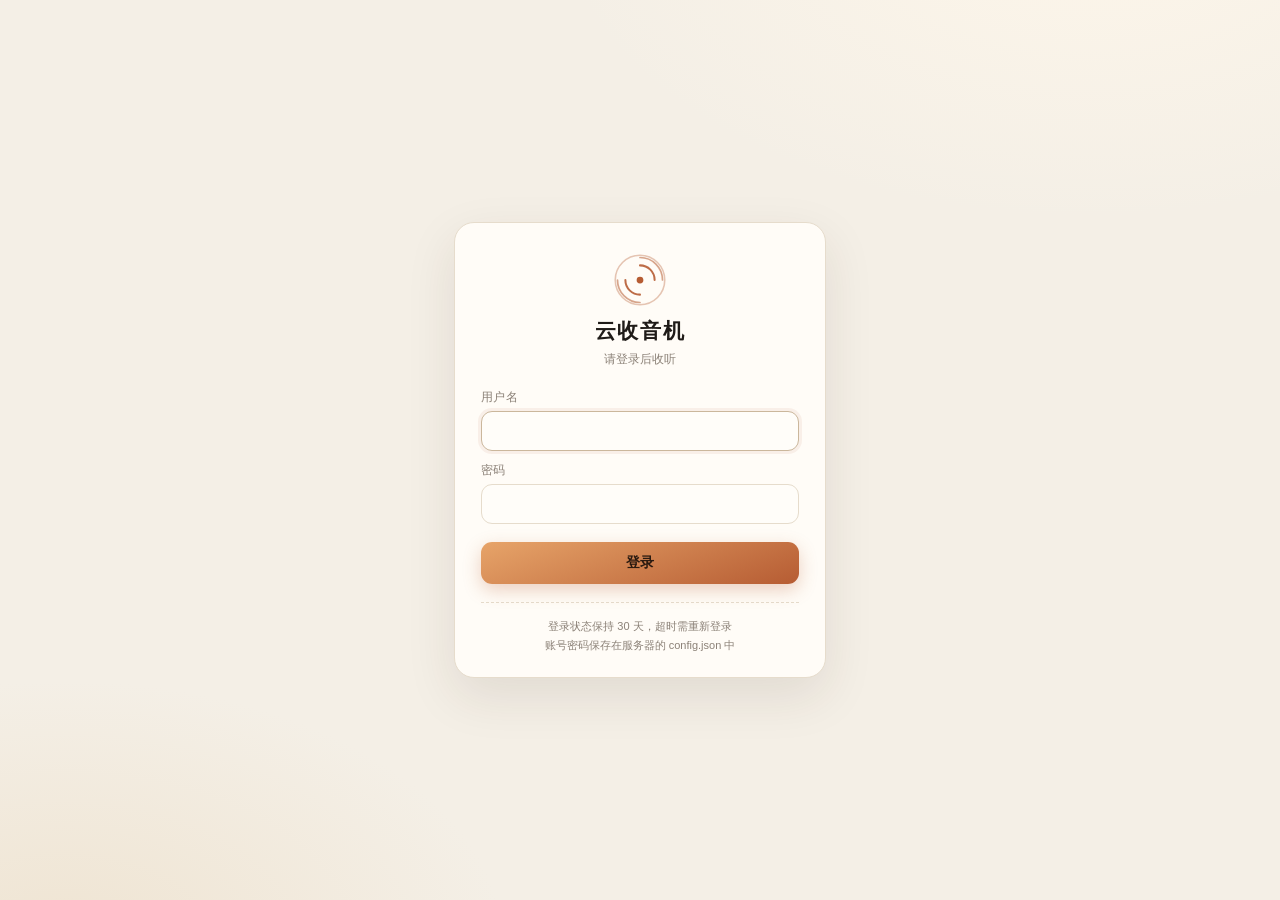
<file: radio-app/static/login.html>
<!DOCTYPE html>
<html lang="zh-CN">
<head>
<meta charset="utf-8">
<meta name="viewport" content="width=device-width, initial-scale=1, viewport-fit=cover">
<meta name="theme-color" content="#f4efe6">
<title>登录 · 云收音机</title>
<style>
  :root {
    --bg: #f4efe6; --surface: #fffcf7; --ink: #1f1b18; --ink-2: #4a423a;
    --muted: #8b8177; --line: #e6dccc; --accent: #b65c33; --accent-2: #d98b4a;
  }
  * { box-sizing: border-box; }
  html, body { height: 100%; }
  body {
    margin: 0; display: grid; place-items: center; padding: 24px;
    background:
      radial-gradient(900px 520px at 85% -10%, #fdf6ea 0%, rgba(253,246,234,0) 60%),
      radial-gradient(800px 480px at 5% 105%, #efe4d2 0%, rgba(239,228,210,0) 55%),
      var(--bg);
    color: var(--ink);
    font-family: -apple-system, BlinkMacSystemFont, "Segoe UI", "PingFang SC", "Hiragino Sans GB", "Microsoft YaHei", sans-serif;
    -webkit-font-smoothing: antialiased;
  }
  .card {
    width: 100%; max-width: 372px;
    background: var(--surface);
    border: 1px solid var(--line); border-radius: 20px;
    box-shadow: 0 18px 50px rgba(60, 44, 28, .10);
    padding: 30px 26px 22px;
  }
  .logo { color: var(--accent); display: flex; justify-content: center; margin-bottom: 10px; }
  h1 {
    margin: 0; text-align: center; font-size: 21px; font-weight: 600;
    font-family: "Songti SC", "STSong", Georgia, serif; letter-spacing: .08em;
  }
  .sub { margin: 6px 0 22px; text-align: center; font-size: 12px; color: var(--muted); }
  label { display: block; font-size: 11.5px; color: var(--muted); margin-bottom: 12px; letter-spacing: .04em; }
  input {
    width: 100%; margin-top: 6px; padding: 11px 13px;
    background: #fffdf9; border: 1px solid var(--line); border-radius: 11px;
    font-size: 14px; color: var(--ink); outline: none; font-family: inherit;
    transition: border-color .16s, box-shadow .16s;
  }
  input:focus { border-color: #cbb79c; box-shadow: 0 0 0 3px rgba(182, 92, 51, .08); }
  button {
    width: 100%; margin-top: 6px; padding: 12px;
    border: 0; border-radius: 11px; cursor: pointer;
    background: linear-gradient(160deg, #e7a469, #b65c33);
    color: #2a1a10; font-size: 14px; font-weight: 600; font-family: inherit;
    box-shadow: 0 6px 18px rgba(182, 92, 51, .28);
    transition: transform .14s ease, opacity .16s;
  }
  button:hover { transform: translateY(-1px); }
  button:active { transform: scale(.99); }
  button[disabled] { opacity: .6; cursor: default; transform: none; }
  .error {
    margin: 0 0 12px; padding: 9px 11px; border-radius: 9px;
    background: #fdeee9; border: 1px solid #f3d2c7; color: #a8452a;
    font-size: 12px; line-height: 1.5; display: none;
  }
  .error.show { display: block; }
  .foot {
    margin-top: 18px; padding-top: 14px; border-top: 1px dashed var(--line);
    font-size: 11px; color: #8b8177; text-align: center; line-height: 1.75;
  }
  .caps { font-size: 10.5px; color: #b5764f; text-align: center; margin-top: 8px; display: none; }
  .caps.show { display: block; }
</style>
</head>
<body>
<form class="card" id="form" autocomplete="on">
  <div class="logo" aria-hidden="true">
    <svg viewBox="0 0 48 48" width="54" height="54">
      <circle cx="24" cy="24" r="22" fill="none" stroke="currentColor" stroke-width="1.4" opacity=".35"/>
      <circle cx="24" cy="24" r="3" fill="currentColor"/>
      <path d="M24 11a13 13 0 0 1 13 13" fill="none" stroke="currentColor" stroke-width="1.8" stroke-linecap="round" opacity=".9"/>
      <path d="M24 4a20 20 0 0 1 20 20" fill="none" stroke="currentColor" stroke-width="1.5" stroke-linecap="round" opacity=".55"/>
      <path d="M24 37a13 13 0 0 1-13-13" fill="none" stroke="currentColor" stroke-width="1.8" stroke-linecap="round" opacity=".9"/>
      <path d="M24 44A20 20 0 0 1 4 24" fill="none" stroke="currentColor" stroke-width="1.5" stroke-linecap="round" opacity=".55"/>
    </svg>
  </div>
  <h1>云收音机</h1>
  <p class="sub">请登录后收听</p>

  <p class="error" id="error" role="alert"></p>

  <label>用户名
    <input id="username" name="username" type="text" autocomplete="username" spellcheck="false" required autofocus>
  </label>
  <label>密码
    <input id="password" name="password" type="password" autocomplete="current-password" required>
  </label>

  <button type="submit" id="submit">登录</button>
  <p class="caps" id="caps">已开启大写锁定</p>

  <div class="foot">
    登录状态保持 30 天，超时需重新登录<br>
    账号密码保存在服务器的 config.json 中
  </div>
</form>

<script>
(() => {
  const form = document.getElementById('form');
  const errBox = document.getElementById('error');
  const btn = document.getElementById('submit');
  const userInput = document.getElementById('username');
  const pwdInput = document.getElementById('password');
  const caps = document.getElementById('caps');

  pwdInput.addEventListener('keyup', (e) => {
    if (typeof e.getModifierState === 'function') {
      caps.classList.toggle('show', e.getModifierState('CapsLock'));
    }
  });

  function showError(msg) {
    errBox.textContent = msg;
    errBox.classList.add('show');
  }

  form.addEventListener('submit', async (e) => {
    e.preventDefault();
    errBox.classList.remove('show');
    const username = userInput.value.trim();
    const password = pwdInput.value;
    if (!username || !password) {
      showError('请输入用户名和密码');
      return;
    }
    btn.disabled = true;
    btn.textContent = '登录中…';
    try {
      const res = await fetch('api/login', {
        method: 'POST',
        headers: { 'Content-Type': 'application/json' },
        body: JSON.stringify({ username, password }),
      });
      const data = await res.json().catch(() => ({}));
      if (res.ok && data.ok) {
        location.replace('./');
        return;
      }
      showError(data.message || (res.status === 429 ? '尝试次数过多，请稍后再试' : '登录失败，请重试'));
    } catch (err) {
      showError('连不上服务器，请检查网络或后端是否在运行');
    }
    btn.disabled = false;
    btn.textContent = '登录';
    pwdInput.select();
  });
})();
</script>
</body>
</html>
</file>
